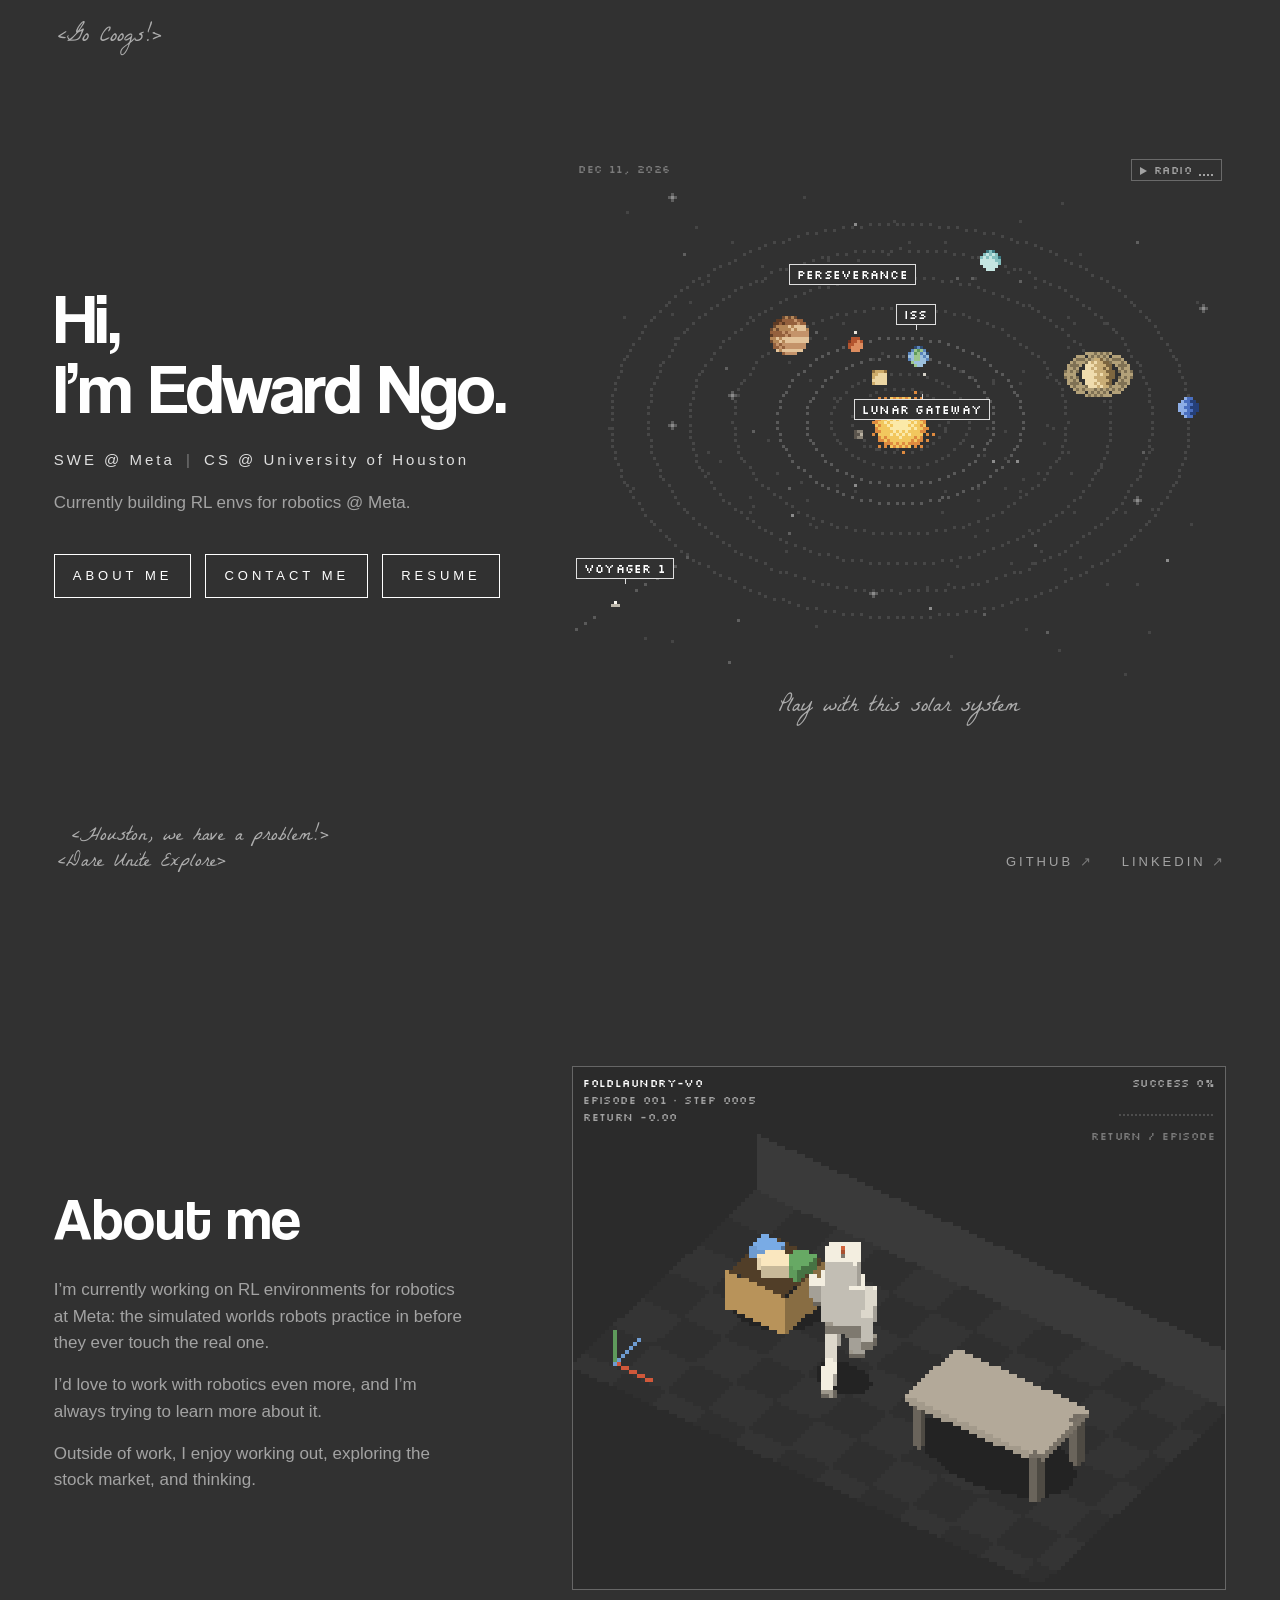
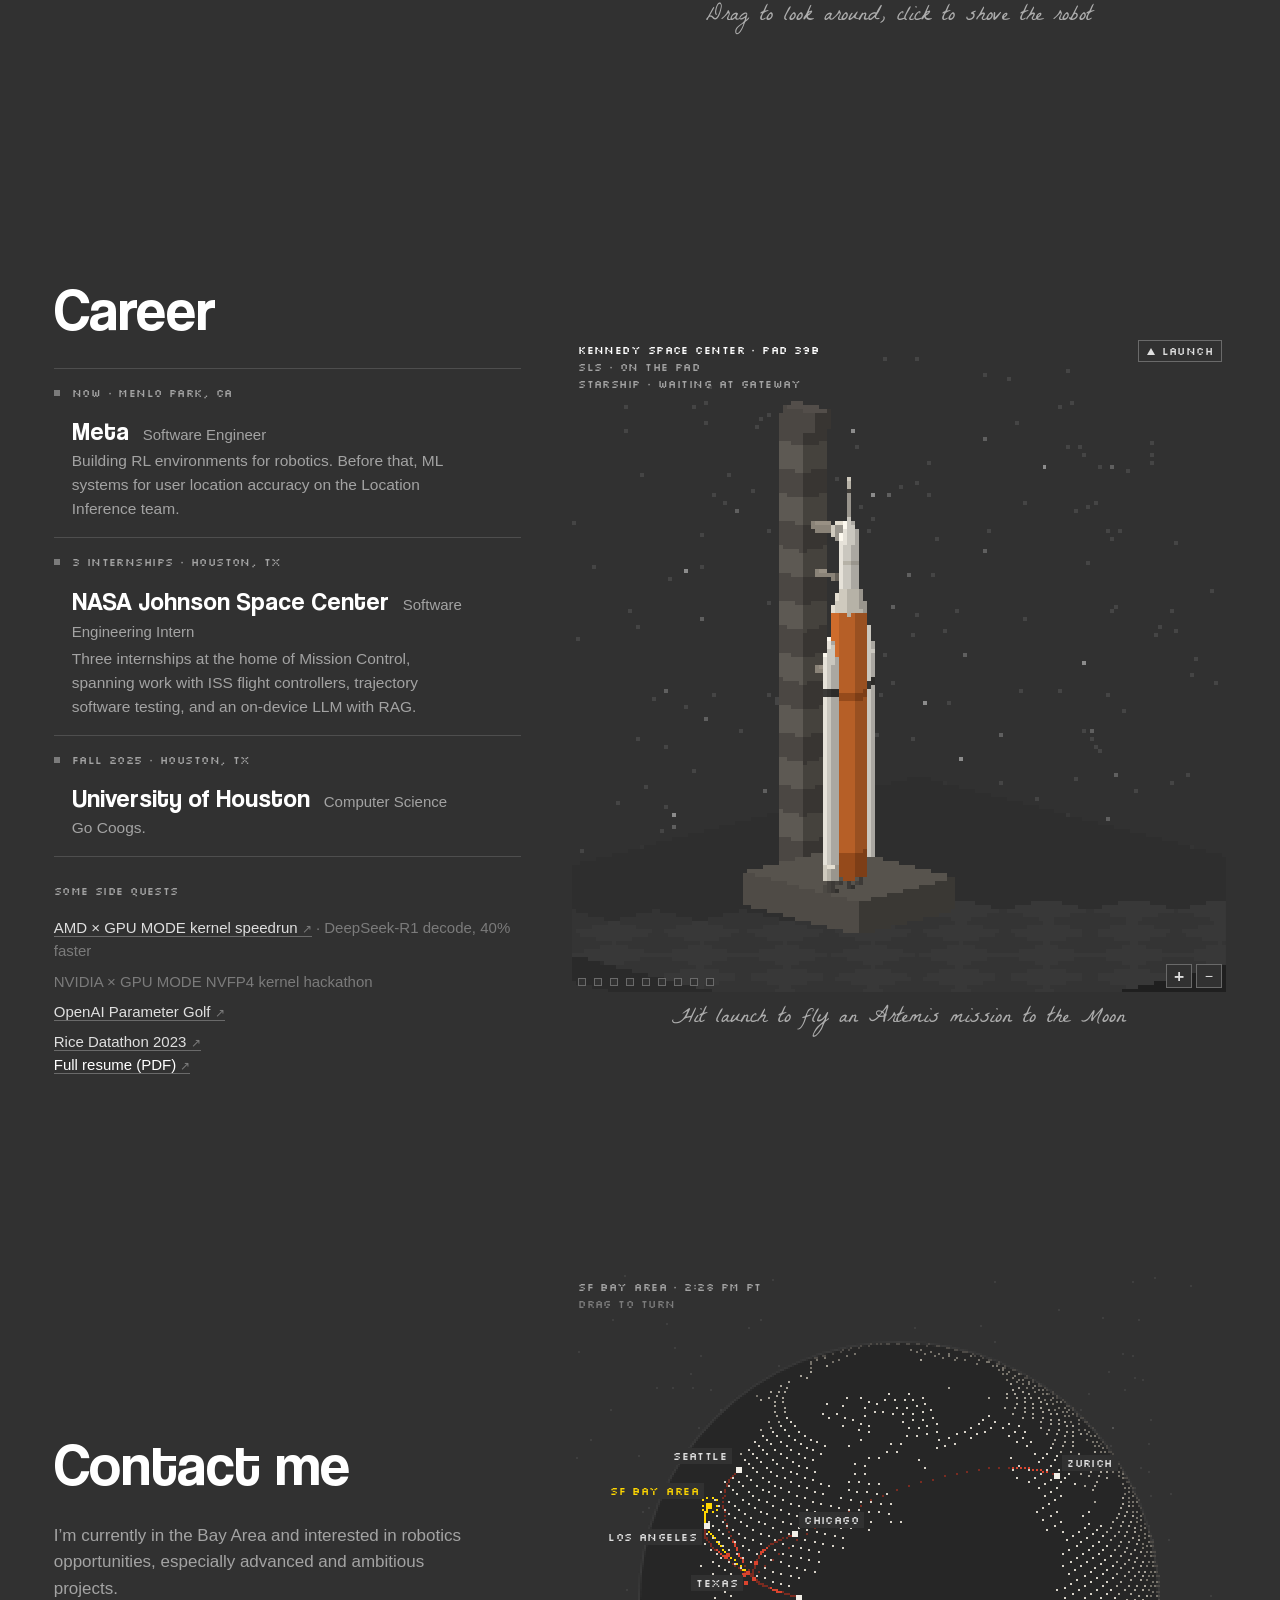
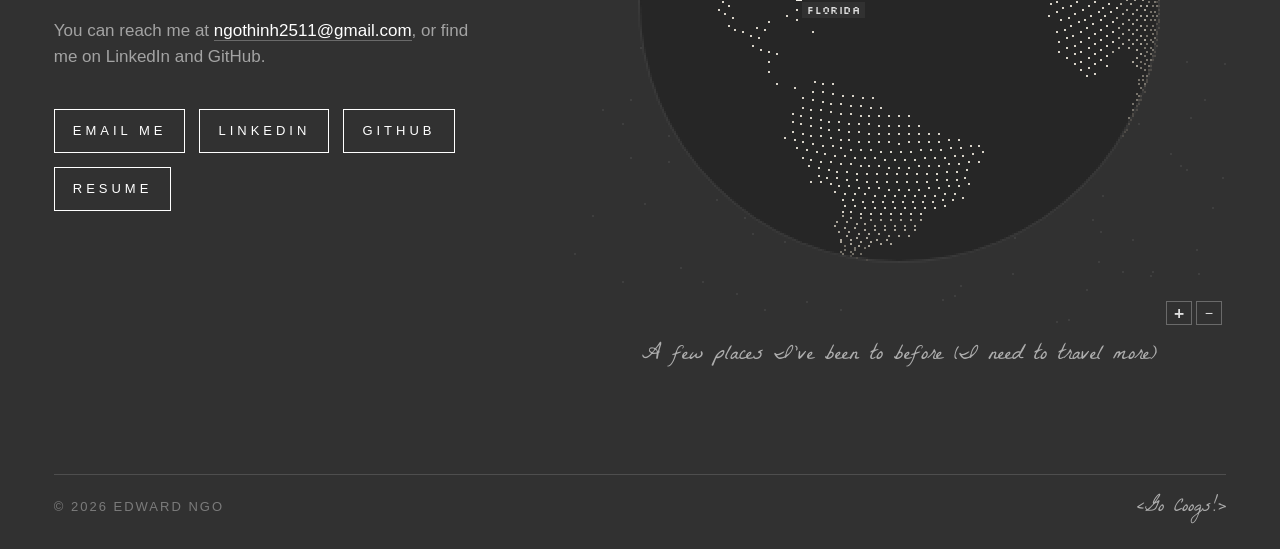
<file: index.html>
<!doctype html>
<html lang="en">
<head>
  <meta charset="utf-8">
  <meta name="viewport" content="width=device-width, initial-scale=1">
  <title>Edward Ngo</title>
  <meta name="description" content="Edward Ngo — software engineer at Meta, currently building RL environments for robotics.">
  <meta name="theme-color" content="#313131">
  <meta property="og:type" content="website">
  <meta property="og:title" content="Edward Ngo">
  <meta property="og:description" content="Currently building RL environments for robotics at Meta.">
  <meta property="og:url" content="https://thinngo2511.github.io/">
  <link rel="icon" href="assets/img/pegasus-64.png" type="image/png">
  <link rel="apple-touch-icon" href="assets/img/pegasus-180.png">
  <link rel="preload" href="assets/fonts/CoolveticaRg-Regular.woff2" as="font" type="font/woff2" crossorigin>
  <link rel="preconnect" href="https://fonts.googleapis.com">
  <link rel="preconnect" href="https://fonts.gstatic.com" crossorigin>
  <link rel="stylesheet" href="https://fonts.googleapis.com/css2?family=Silkscreen&display=swap">
  <link rel="stylesheet" href="assets/css/site.css">
  <script src="assets/js/pixels.js" defer></script>
  <script src="assets/js/radio.js" defer></script>
  <script src="assets/js/orrery.js" defer></script>
  <script src="assets/js/tiny3d.js" defer></script>
  <script src="assets/js/sim.js" defer></script>
  <script src="assets/js/rocket.js" defer></script>
  <script src="assets/js/globe.js" defer></script>
</head>
<body>
  <main>
    <section class="hero" id="home">
      <span class="tag tag--top" aria-hidden="true">&lt;Go Coogs!&gt;</span>

      <div class="hero__text">
        <h1>Hi,<br>I’m Edward Ngo.</h1>
        <p class="hero__role">SWE @ Meta <span aria-hidden="true">|</span> CS @ University of Houston</p>
        <p class="hero__sub">Currently building RL envs for robotics @ Meta.</p>
        <div class="hero__actions">
          <a class="flat-button" href="#about">About me</a>
          <a class="flat-button" href="#contact">Contact me</a>
          <a class="flat-button" href="assets/Edward_Ngo_Resume.pdf" target="_blank" rel="noopener">Resume</a>
        </div>
      </div>

      <figure class="orrery" data-orrery>
        <div class="orrery__frame">
          <div class="orrery__stage" data-stage>
            <canvas aria-hidden="true"></canvas>
            <div class="orrery__labels" data-labels></div>
            <p class="orrery__date" data-simdate aria-hidden="true"></p>
            <button class="orrery__radio" type="button" data-radio aria-pressed="false">
              <span class="radio__icon" aria-hidden="true"></span>
              Radio
              <span class="radio__bars" aria-hidden="true"><i></i><i></i><i></i><i></i></span>
            </button>
          </div>

          <div class="orrery__panel" data-panel hidden aria-live="polite">
            <p class="orrery__kicker" data-kicker></p>
            <h2 class="orrery__title" data-title></h2>
            <dl class="orrery__facts" data-facts></dl>
            <div class="orrery__body" data-body></div>
            <button class="orrery__back" type="button" data-back>← Back to the solar system</button>
          </div>
        </div>
        <figcaption>Play with this solar system</figcaption>
      </figure>

      <span class="tag tag--bottom" aria-hidden="true">&lt;Houston, we have a problem!&gt;<br><span>&lt;Dare Unite Explore&gt;</span></span>

      <ul class="hero__links">
        <li><a href="https://github.com/THINNGO2511" target="_blank" rel="noopener">GitHub <span aria-hidden="true">↗</span></a></li>
        <li><a href="https://www.linkedin.com/in/ngothinh/" target="_blank" rel="noopener">LinkedIn <span aria-hidden="true">↗</span></a></li>
      </ul>
    </section>

    <section class="section" id="about" aria-labelledby="about-title">
      <div class="section__text">
        <h2 id="about-title">About me</h2>
        <p>I’m currently working on RL environments for robotics at Meta: the simulated worlds robots practice in before they ever touch the real one.</p>
        <p>I’d love to work with robotics even more, and I’m always trying to learn more about it.</p>
        <p>Outside of work, I enjoy working out, exploring the stock market, and thinking.</p>
      </div>

      <figure class="sim" data-sim>
        <div class="sim__stage" data-sim-stage role="img" aria-label="A pixel-art humanoid robot in a simulator, learning to fold laundry">
          <canvas aria-hidden="true"></canvas>
          <div class="sim__hud" aria-hidden="true">
            <div class="sim__hud-left">
              <p class="sim__env">FoldLaundry-v0</p>
              <p data-hud-ep></p>
              <p data-hud-ret></p>
              <p class="sim__status" data-hud-status></p>
            </div>
            <div class="sim__hud-right">
              <p data-hud-rate></p>
              <canvas data-spark></canvas>
              <p class="sim__spark-label">Return / episode</p>
            </div>
          </div>
        </div>
        <figcaption>Drag to look around, click to shove the robot</figcaption>
      </figure>
    </section>

    <section class="section" id="career" aria-labelledby="career-title">
      <div class="section__text">
        <h2 id="career-title">Career</h2>
        <ol class="career">
          <li class="career__item">
            <p class="career__when">Now · Menlo Park, CA</p>
            <h3>Meta <span>Software Engineer</span></h3>
            <p>Building RL environments for robotics. Before that, ML systems for user location accuracy on the Location Inference team.</p>
          </li>
          <li class="career__item">
            <p class="career__when">3 internships · Houston, TX</p>
            <h3>NASA Johnson Space Center <span>Software Engineering Intern</span></h3>
            <p>Three internships at the home of Mission Control, spanning work with ISS flight controllers, trajectory software testing, and an on-device LLM with RAG.</p>
          </li>
          <li class="career__item">
            <p class="career__when">Fall 2025 · Houston, TX</p>
            <h3>University of Houston <span>Computer Science</span></h3>
            <p>Go Coogs.</p>
          </li>
        </ol>

        <div class="quests">
          <p class="quests__title">Some side quests</p>
          <ul>
            <li><a href="https://github.com/THINNGO2511/AMD-GPU-MODE" target="_blank" rel="noopener">AMD × GPU MODE kernel speedrun <span aria-hidden="true">↗</span></a> · DeepSeek-R1 decode, 40% faster</li>
            <li>NVIDIA × GPU MODE NVFP4 kernel hackathon</li>
            <li><a href="https://github.com/THINNGO2511/parameter-golf" target="_blank" rel="noopener">OpenAI Parameter Golf <span aria-hidden="true">↗</span></a></li>
            <li><a href="https://github.com/THINNGO2511/RiceDatathon2023---BakerRipleyChallenge" target="_blank" rel="noopener">Rice Datathon 2023 <span aria-hidden="true">↗</span></a></li>
          </ul>
        </div>

        <p class="resume-link"><a href="assets/Edward_Ngo_Resume.pdf" target="_blank" rel="noopener">Full resume (PDF) <span aria-hidden="true">↗</span></a></p>
      </div>

      <figure class="rocket" data-rocket>
        <div class="rocket__stage" data-rocket-stage>
          <canvas role="img" aria-label="A 3D pixel-art Artemis Moon mission: SLS launches Orion from Kennedy, Orion docks with the Lunar Gateway, a Starship lander takes two astronauts to the lunar south pole and back, and Orion splashes down in the Pacific"></canvas>
          <div class="rocket__hud" aria-hidden="true">
            <p data-rocket-clock></p>
            <p data-rocket-orion></p>
            <p data-rocket-lander></p>
          </div>
          <p class="visually-hidden" aria-live="polite" data-rocket-live></p>
          <button class="pixel-btn rocket__launch" type="button" data-launch>
            <span class="pixel-btn__icon" aria-hidden="true"></span>
            <span>Launch</span>
          </button>
          <div class="phases" role="group" aria-label="Mission phases" data-phases></div>
          <div class="zoom">
            <button class="pixel-btn" type="button" data-zoom="in" aria-label="Zoom in">+</button>
            <button class="pixel-btn" type="button" data-zoom="out" aria-label="Zoom out">−</button>
          </div>
        </div>
        <figcaption>Hit launch to fly an Artemis mission to the Moon</figcaption>
      </figure>
    </section>

    <section class="section" id="contact" aria-labelledby="contact-title">
      <div class="section__text">
        <h2 id="contact-title">Contact me</h2>
        <p>I’m currently in the Bay Area and interested in robotics opportunities, especially advanced and ambitious projects.</p>
        <p>You can reach me at <a class="mail" href="mailto:ngothinh2511@gmail.com">ngothinh2511@gmail.com</a>, or find me on LinkedIn and GitHub.</p>
        <div class="hero__actions">
          <a class="flat-button" href="mailto:ngothinh2511@gmail.com">Email me</a>
          <a class="flat-button" href="https://www.linkedin.com/in/ngothinh/" target="_blank" rel="noopener">LinkedIn</a>
          <a class="flat-button" href="https://github.com/THINNGO2511" target="_blank" rel="noopener">GitHub</a>
          <a class="flat-button" href="assets/Edward_Ngo_Resume.pdf" target="_blank" rel="noopener">Resume</a>
        </div>
      </div>

      <figure class="globe" data-globe>
        <div class="globe__stage" data-globe-stage role="img" aria-label="A dotted globe with arcs from Houston to places I've been: the SF Bay Area, Seattle, Los Angeles, Chicago, Florida, most of Texas and Zurich">
          <canvas aria-hidden="true"></canvas>
          <div class="globe__labels" data-globe-labels aria-hidden="true"></div>
          <div class="globe__hud" aria-hidden="true">
            <p data-globe-hud></p>
            <p>Drag to turn</p>
          </div>
          <div class="zoom">
            <button class="pixel-btn" type="button" data-zoom="in" aria-label="Zoom in">+</button>
            <button class="pixel-btn" type="button" data-zoom="out" aria-label="Zoom out">−</button>
          </div>
        </div>
        <figcaption>A few places I’ve been to before (I need to travel more)</figcaption>
      </figure>
    </section>
  </main>

  <footer class="foot">
    <span>© 2026 Edward Ngo</span>
    <span class="tag">&lt;Go Coogs!&gt;</span>
  </footer>
</body>
</html>
</file>
<file: assets/css/site.css>
/* Edward Ngo — one-page site.
   The original site's dark charcoal, white Coolvetica headings, letter-spaced
   small caps and handwritten tags. Every box is square-cornered.
   Pixel colors live in PALETTE in assets/js/pixels.js. */

@font-face {
  font-family: "Coolvetica";
  src: url("../fonts/CoolveticaRg-Regular.woff2") format("woff2"),
       url("../fonts/CoolveticaRg-Regular.woff") format("woff");
  font-weight: normal;
  font-style: normal;
  font-display: swap;
}

@font-face {
  font-family: "La Belle Aurore";
  src: url("../fonts/LaBelleAurore.woff2") format("woff2"),
       url("../fonts/LaBelleAurore.woff") format("woff");
  font-weight: normal;
  font-style: normal;
  font-display: swap;
}

:root {
  --bg: #313131;
  --bg-3: #262626;
  --fg: #ffffff;
  --fg-2: #dfdfdf;
  --fg-3: #a3a3a3;
  --fg-4: #7b7b7b;
  --line: rgba(255, 255, 255, 0.14);
  --line-2: rgba(255, 255, 255, 0.28);
  --gold: #ffd700;                 /* the original site's accent */

  --display: "Coolvetica", "Helvetica Neue", Helvetica, Arial, sans-serif;
  --sans: "Helvetica Neue", Helvetica, Arial, sans-serif;
  --pixel: "Silkscreen", ui-monospace, Menlo, monospace;
  --hand: "La Belle Aurore", "Bradley Hand", cursive;

  --edge: clamp(16px, 4.2vw, 64px);
  color-scheme: dark;
}

*, *::before, *::after { box-sizing: border-box; border-radius: 0; }

html { -webkit-text-size-adjust: 100%; scroll-behavior: smooth; }

body {
  margin: 0;
  background: var(--bg);
  color: var(--fg-2);
  font-family: var(--sans);
  font-size: 17px;
  font-weight: 300;
  line-height: 1.55;
  -webkit-font-smoothing: antialiased;
  -moz-osx-font-smoothing: grayscale;
}

a { color: inherit; text-decoration: none; }
button { font: inherit; color: inherit; }
img, canvas { display: block; max-width: 100%; }
:focus-visible { outline: 2px solid var(--gold); outline-offset: 3px; }
::selection { background: var(--gold); color: #000; }

/* Handwritten tags from the original site */
.tag {
  font-family: var(--hand);
  font-size: 22px;
  line-height: 1.3;
  color: var(--fg);
  opacity: 0.6;
  pointer-events: none;
}
.tag span { margin-left: -14px; }

/* ---------- Hero ---------- */

.hero {
  position: relative;
  min-height: 100vh;
  min-height: 100svh;
  display: grid;
  grid-template-columns: minmax(0, 5fr) minmax(0, 7fr);
  gap: clamp(32px, 4vw, 72px);
  align-items: center;
  padding: clamp(72px, 9vh, 112px) var(--edge) clamp(88px, 11vh, 128px);
}

.tag--top { position: absolute; top: 24px; left: calc(var(--edge) + 4px); }
.tag--bottom { position: absolute; bottom: 24px; left: calc(var(--edge) + 18px); font-size: 20px; }

.hero h1 {
  margin: 0;
  font-family: var(--display);
  font-weight: 400;
  font-size: clamp(48px, 5.6vw, 82px);
  line-height: 0.98;
  letter-spacing: -0.01em;
  color: var(--fg);
}
.hero__role {
  margin: 24px 0 0;
  font-size: 15px; font-weight: 400;
  letter-spacing: 3px;
  color: var(--fg-2);
}
.hero__role span { margin: 0 4px; color: var(--fg-4); }
.hero__sub { margin: 18px 0 0; max-width: 40ch; color: var(--fg-3); font-size: 17px; }
.hero__actions { display: flex; flex-wrap: wrap; gap: 14px; margin-top: 38px; }

.flat-button {
  display: inline-flex; align-items: center;
  padding: 11px 18px;
  border: 1px solid var(--fg);
  color: var(--fg);
  font-size: 13px; font-weight: 400;
  letter-spacing: 4px; text-transform: uppercase;
  white-space: nowrap;
  transition: background-color 0.2s, color 0.2s;
}
.flat-button:hover { background: var(--fg); color: #333; }

.hero__links {
  position: absolute; right: var(--edge); bottom: 28px;
  display: flex; gap: 28px;
  margin: 0; padding: 0; list-style: none;
  font-size: 13px; font-weight: 400; letter-spacing: 3px; text-transform: uppercase;
  color: var(--fg-3);
}
.hero__links a { transition: color 0.2s; }
.hero__links a:hover { color: var(--fg); }
.hero__links span { color: var(--fg-4); }

/* ---------- Orrery (solar system) ---------- */

.orrery { margin: 0; position: relative; }
.orrery__frame { position: relative; }

.orrery__stage {
  position: relative;
  aspect-ratio: 5 / 4;
  width: min(100%, calc((100svh - 230px) * 1.25));   /* keep the whole hero within one screen */
  margin-inline: auto;
  overflow: hidden;
  user-select: none;
  -webkit-user-select: none;
  touch-action: manipulation;
}
.orrery__stage canvas {
  position: absolute; left: 50%; top: 50%;
  transform: translate(-50%, -50%);
  image-rendering: pixelated;
  image-rendering: crisp-edges;
}

.orrery__labels { position: absolute; inset: 0; pointer-events: none; }
.orrery__label {
  position: absolute; left: 0; top: 0;
  pointer-events: auto;
  padding: 4px 7px 3px;
  font-family: var(--pixel); font-size: 12px; line-height: 1; letter-spacing: 0.02em;
  color: var(--fg);
  background: var(--bg);
  border: 1px solid var(--fg-2);
  cursor: pointer;
  white-space: nowrap;
  transition: opacity 0.3s ease, background-color 0.15s, color 0.15s;
  will-change: transform;
}
.orrery__label::after {
  content: ""; position: absolute; left: 50%; top: 100%;
  width: 1px; height: 6px; background: var(--fg-2);
}
.orrery__label.is-below::after { top: auto; bottom: 100%; }
.orrery__label.is-stacked::after { display: none; }
.orrery__label:hover, .orrery__label:focus-visible { background: var(--fg); color: #222; outline: none; }
.orrery.is-focused .orrery__label { opacity: 0; pointer-events: none; }

.orrery__date {
  position: absolute; left: 6px; top: 4px; margin: 0;
  font-family: var(--pixel); font-size: 11px; letter-spacing: 0.04em;
  color: var(--fg-4);
  pointer-events: none;
}

.orrery__radio {
  position: absolute; right: 4px; top: 2px;
  display: inline-flex; align-items: center; gap: 7px;
  padding: 5px 8px 4px;
  font-family: var(--pixel); font-size: 11px; line-height: 1; letter-spacing: 0.04em; text-transform: uppercase;
  color: var(--fg-3);
  background: var(--bg);
  border: 1px solid var(--line-2);
  cursor: pointer;
  transition: color 0.15s, border-color 0.15s;
}
.orrery__radio:hover { color: var(--fg); border-color: var(--fg-3); }
.orrery__radio[aria-pressed="true"] { color: var(--fg); border-color: var(--fg-2); }
.radio__icon { width: 0; height: 0; border-style: solid; border-width: 4px 0 4px 7px; border-color: transparent transparent transparent currentColor; }
.orrery__radio[aria-pressed="true"] .radio__icon { width: 7px; height: 7px; border: 0; background: var(--gold); }
.radio__bars { display: inline-flex; align-items: flex-end; gap: 2px; height: 10px; }
.radio__bars i { width: 2px; height: 100%; background: currentColor; transform: scaleY(0.2); transform-origin: bottom; }
.orrery__radio[aria-pressed="true"] .radio__bars i { background: var(--gold); }

.orrery__panel {
  position: absolute; left: 0; bottom: 6px;
  width: min(340px, 50%);
  padding: 18px 18px 16px;
  background: var(--bg-3);
  border: 1px solid var(--line-2);
  box-shadow: 0 18px 40px rgba(0, 0, 0, 0.35);
  animation: panel-in 0.45s cubic-bezier(0.2, 0.8, 0.2, 1) both;
}
.orrery__panel[hidden] { display: none; }
@keyframes panel-in { from { opacity: 0; transform: translateY(10px); } to { opacity: 1; transform: none; } }

.orrery__kicker { margin: 0 0 6px; font-family: var(--pixel); font-size: 11px; letter-spacing: 0.04em; color: var(--gold); }
.orrery__title { margin: 0 0 12px; font-family: var(--display); font-weight: 400; font-size: 26px; line-height: 1.05; color: var(--fg); }
.orrery__facts {
  display: grid; grid-template-columns: auto 1fr; gap: 4px 14px;
  margin: 0 0 12px; padding: 10px 0;
  border-top: 1px solid var(--line); border-bottom: 1px solid var(--line);
  font-size: 13.5px; font-weight: 400;
}
.orrery__facts dt { color: var(--fg-4); }
.orrery__facts dd { margin: 0; color: var(--fg-2); }
.orrery__body p { margin: 0 0 10px; font-size: 15px; line-height: 1.5; color: var(--fg-3); }
.orrery__body .fun { color: var(--fg-2); }
.orrery__body .fun b { color: var(--gold); font-weight: 400; }
.orrery__back {
  margin-top: 4px;
  background: none; border: 0; padding: 0; cursor: pointer;
  font-size: 13px; font-weight: 400; letter-spacing: 2px; text-transform: uppercase;
  color: var(--fg);
}
.orrery__back:hover { text-decoration: underline; text-underline-offset: 4px; }

.orrery figcaption {
  margin-top: 10px;
  text-align: center;
  font-family: var(--hand); font-size: 22px; color: var(--fg); opacity: 0.6;
  transition: opacity 0.3s;
}
.orrery.is-focused figcaption { opacity: 0; }

/* ---------- Sections below the hero ---------- */

.section {
  position: relative;
  min-height: 100vh;
  min-height: 100svh;
  display: grid;
  grid-template-columns: minmax(0, 5fr) minmax(0, 7fr);
  gap: clamp(32px, 4vw, 72px);
  align-items: center;
  padding: clamp(72px, 9vh, 112px) var(--edge);
}
.section h2 {
  margin: 0 0 28px;
  font-family: var(--display);
  font-weight: 400;
  font-size: clamp(44px, 4.6vw, 66px);
  line-height: 1;
  color: var(--fg);
}
.section__text p { margin: 0 0 16px; max-width: 44ch; color: var(--fg-3); }

/* ---------- Robot sim (About) ---------- */

.sim { margin: 0; }
.sim__stage {
  position: relative;
  aspect-ratio: 5 / 4;
  width: min(100%, calc((100svh - 230px) * 1.25));
  margin-inline: auto;
  overflow: hidden;
  background: #2b2b2b;
  border: 1px solid var(--line-2);
  cursor: grab;
  user-select: none;
  -webkit-user-select: none;
  touch-action: pan-y;            /* vertical swipes still scroll the page; horizontal drags orbit */
}
.sim__stage.is-dragging, .rocket__stage.is-dragging { cursor: grabbing; }
.sim__stage > canvas {
  position: absolute; left: 50%; top: 50%;
  transform: translate(-50%, -50%);
  image-rendering: pixelated;
  image-rendering: crisp-edges;
}
.sim__hud {
  position: absolute; inset: 0;
  display: flex; justify-content: space-between; gap: 12px;
  padding: 8px 10px;
  pointer-events: none;
  font-family: var(--pixel); font-size: 11px; line-height: 1.55; letter-spacing: 0.04em; text-transform: uppercase;
  color: var(--fg-3);
}
.sim__hud p { margin: 0; white-space: nowrap; }
.sim__env { color: var(--fg); }
.sim__status[data-kind="fail"] { color: #e0533a; }
.sim__status[data-kind="ok"] { color: #9cc68c; }
.sim__status[data-kind="warn"] { color: var(--gold); }
.sim__hud-right { display: flex; flex-direction: column; align-items: flex-end; gap: 4px; }
.sim__hud-right canvas { image-rendering: pixelated; image-rendering: crisp-edges; }
.sim__spark-label { color: var(--fg-4); }
.sim figcaption {
  margin-top: 10px;
  text-align: center;
  font-family: var(--hand); font-size: 22px; color: var(--fg); opacity: 0.6;
}

/* ---------- Career ---------- */

.career { list-style: none; margin: 0; padding: 0; border-top: 1px solid var(--line); }
.career__item {
  position: relative;
  padding: 16px 0 16px 18px;
  border-bottom: 1px solid var(--line);
  outline: none;
}
.career__item::before {
  content: ""; position: absolute; left: 0; top: 21px;
  width: 6px; height: 6px; background: var(--fg-4);
  transition: background-color 0.2s;
}
.career__when {
  margin: 0 0 4px;
  font-family: var(--pixel); font-size: 11px; letter-spacing: 0.04em; text-transform: uppercase;
  color: var(--fg-4);
}
.career__item h3 {
  margin: 0 0 4px;
  font-family: var(--display); font-weight: 400; font-size: 25px; line-height: 1.1;
  color: var(--fg);
  transition: color 0.2s;
}
.career__item h3 span { margin-left: 8px; font-family: var(--sans); font-weight: 300; font-size: 15px; color: var(--fg-3); }
.career__item p:last-child { margin: 0; max-width: 46ch; font-size: 15.5px; color: var(--fg-3); }

.quests { margin-top: 26px; }
.quests__title {
  margin: 0 0 10px;
  font-family: var(--pixel); font-size: 11px; letter-spacing: 0.04em; text-transform: uppercase;
  color: var(--fg-4);
}
.quests ul { list-style: none; margin: 0; padding: 0; display: grid; gap: 7px; font-size: 15px; color: var(--fg-4); }
.quests a { color: var(--fg-2); border-bottom: 1px solid var(--line-2); transition: color 0.2s, border-color 0.2s; }
.quests a:hover { color: var(--fg); border-color: var(--fg-3); }
.quests a span { font-size: 12px; color: var(--fg-4); }

.resume-link { margin: 22px 0 0; font-size: 15px; }
.resume-link a { color: var(--fg); border-bottom: 1px solid var(--line-2); transition: border-color 0.2s; }
.resume-link a:hover { border-color: var(--fg); }
.resume-link span { font-size: 12px; color: var(--fg-4); }

/* Pixel-font buttons inside the scenes (radio, launch) */
.pixel-btn {
  position: absolute;
  display: inline-flex; align-items: center; gap: 7px;
  padding: 5px 8px 4px;
  font-family: var(--pixel); font-size: 11px; line-height: 1; letter-spacing: 0.04em; text-transform: uppercase;
  color: var(--fg-2);
  background: var(--bg);
  border: 1px solid var(--line-2);
  cursor: pointer;
  transition: color 0.15s, border-color 0.15s, background-color 0.15s;
}
.pixel-btn:hover:not(:disabled) { color: #222; background: var(--fg); border-color: var(--fg); }
.pixel-btn:disabled { cursor: default; opacity: 0.55; }
.pixel-btn__icon { width: 0; height: 0; border-style: solid; border-width: 0 4px 7px 4px; border-color: transparent transparent currentColor transparent; }
.rocket__launch[data-mode="reset"] .pixel-btn__icon { width: 7px; height: 7px; border: 1px solid currentColor; border-radius: 50%; }
.rocket__launch[data-mode="pause"] .pixel-btn__icon { width: 7px; height: 8px; border-width: 0 2px; border-color: currentColor; }
.rocket__launch[data-mode="resume"] .pixel-btn__icon { border-width: 4px 0 4px 7px; border-color: transparent transparent transparent currentColor; }

.rocket { margin: 0; }
.rocket__stage {
  position: relative;
  aspect-ratio: 1 / 1;
  width: min(100%, calc(100svh - 230px));
  margin-inline: auto;
  overflow: hidden;
  cursor: grab;
  user-select: none;
  -webkit-user-select: none;
  touch-action: pan-y;
}
.rocket__stage > canvas {
  position: absolute; left: 50%; top: 50%;
  transform: translate(-50%, -50%);
  image-rendering: pixelated;
  image-rendering: crisp-edges;
}
.rocket__hud {
  position: absolute; left: 6px; top: 4px;
  font-family: var(--pixel); font-size: 11px; line-height: 1.55; letter-spacing: 0.04em; text-transform: uppercase;
  color: var(--fg-3);
  pointer-events: none;
}
.rocket__hud p { margin: 0; }
.rocket__hud p:first-child { color: var(--fg); }
.rocket__hud .is-done { color: #9cc68c; }
.rocket__launch { right: 4px; top: 2px; }

/* mission phase dots: click one to jump there */
.phases { position: absolute; left: 2px; bottom: 2px; display: flex; }
.phases__dot {
  width: 16px; height: 16px; padding: 0;
  background: none; border: 0; cursor: pointer;
  display: grid; place-items: center;
}
.phases__dot::before {
  content: ""; width: 8px; height: 8px;
  background: var(--bg); border: 1px solid var(--line-2);
  transition: background-color 0.15s, border-color 0.15s;
}
.phases__dot:hover::before { border-color: var(--fg-2); }
.phases__dot[data-state="done"]::before { background: var(--fg-4); border-color: var(--fg-4); }
.phases__dot[data-state="now"]::before { background: var(--gold); border-color: var(--gold); }

.visually-hidden {
  position: absolute; width: 1px; height: 1px; margin: -1px; padding: 0;
  overflow: hidden; clip: rect(0 0 0 0); white-space: nowrap; border: 0;
}
.rocket figcaption {
  margin-top: 10px;
  text-align: center;
  font-family: var(--hand); font-size: 22px; color: var(--fg); opacity: 0.6;
}

/* ---------- Contact (globe) ---------- */

.mail { color: var(--fg); border-bottom: 1px solid var(--line-2); transition: border-color 0.2s; }
.mail:hover { border-color: var(--fg); }

.globe { margin: 0; }
.globe__stage {
  position: relative;
  aspect-ratio: 1 / 1;
  width: min(100%, calc(100svh - 230px));
  margin-inline: auto;
  overflow: hidden;
  cursor: grab;
  user-select: none;
  -webkit-user-select: none;
  touch-action: pan-y;
}
.globe__stage.is-dragging { cursor: grabbing; }
.globe__stage > canvas {
  position: absolute; left: 50%; top: 50%;
  transform: translate(-50%, -50%);
  image-rendering: pixelated;
  image-rendering: crisp-edges;
}
.globe__labels { position: absolute; inset: 0; pointer-events: none; }
.globe__label {
  position: absolute; left: 0; top: 0;
  padding: 3px 5px 2px;
  background: var(--bg);
  font-family: var(--pixel); font-size: 11px; line-height: 1; letter-spacing: 0.04em; text-transform: uppercase;
  color: var(--fg-2);
  white-space: nowrap;
}
.globe__label.is-primary { color: var(--gold); }
.globe__hud {
  position: absolute; left: 6px; top: 4px;
  font-family: var(--pixel); font-size: 11px; line-height: 1.55; letter-spacing: 0.04em; text-transform: uppercase;
  color: var(--fg-3);
  pointer-events: none;
}
.globe__hud p { margin: 0; }
.globe__hud p + p { color: var(--fg-4); }

/* zoom buttons in the bottom-right corner of a scene */
.zoom { position: absolute; right: 4px; bottom: 4px; display: flex; gap: 4px; }
.zoom .pixel-btn { position: static; width: 26px; height: 24px; justify-content: center; padding: 0; font-size: 14px; }
.globe figcaption {
  margin-top: 10px;
  text-align: center;
  font-family: var(--hand); font-size: 22px; color: var(--fg); opacity: 0.6;
}

/* ---------- Footer ---------- */

.foot {
  display: flex; flex-wrap: wrap; justify-content: space-between; align-items: baseline; gap: 12px 32px;
  margin: 0 var(--edge);
  padding: 22px 0 28px;
  border-top: 1px solid var(--line);
  font-size: 13px; letter-spacing: 2px; text-transform: uppercase; color: var(--fg-4);
}
.foot .tag { font-size: 19px; letter-spacing: 0; text-transform: none; }

/* ---------- Responsive ---------- */

@media (max-width: 1020px) {
  .hero, .section { grid-template-columns: 1fr; align-content: center; }
  .hero__text { max-width: 640px; }
  .orrery__stage, .sim__stage, .rocket__stage, .globe__stage { width: 100%; }
}

@media (max-width: 720px) {
  body { font-size: 16px; }
  .hero { padding-top: 76px; padding-bottom: 120px; gap: 40px; }
  .tag--top { top: 20px; font-size: 19px; }
  .tag--bottom { font-size: 17px; left: calc(var(--edge) + 14px); bottom: 64px; }
  .hero__role { letter-spacing: 2px; font-size: 13.5px; }
  .hero__links { left: var(--edge); right: auto; bottom: 22px; gap: 24px; font-size: 12px; }

  .orrery__stage { aspect-ratio: 1 / 1; }
  .section { min-height: 0; padding-top: 72px; padding-bottom: 72px; gap: 32px; }
  .sim__stage { aspect-ratio: 1 / 1; }
  .sim__hud { font-size: 10px; padding: 6px 8px; }
  .career__item h3 span { display: block; margin: 4px 0 0; }
  .orrery__panel {
    position: relative; left: auto; bottom: auto;
    width: auto; margin-top: 12px;
  }
}

@media (prefers-reduced-motion: reduce) {
  html { scroll-behavior: auto; }
  *, *::before, *::after { animation: none !important; transition: none !important; }
}
</file>
